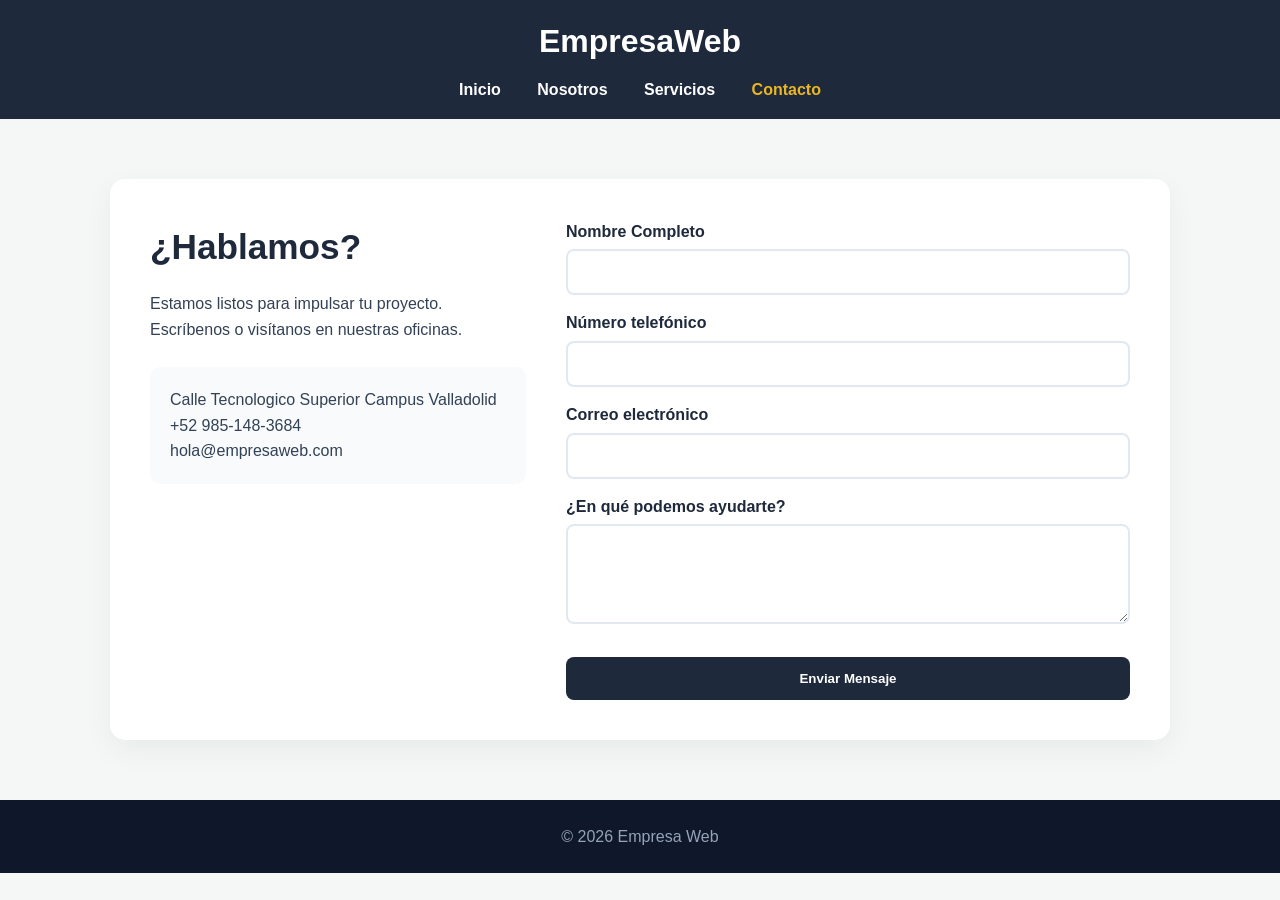
<file: contacto.html>
<!DOCTYPE html>
<html lang="es">
<head>
    <meta charset="UTF-8">
    <meta name="viewport" content="width=device-width, initial-scale=1.0">
    <title>Contacto | Empresa Web</title>
    <link href="https://fonts.googleapis.com/css2?family=Inter:wght@400;700&display=swap" rel="stylesheet">
    <link rel="stylesheet" href="styles.css">
</head>
<body>

    <header>
        <div class="container-header">
            <h1>Empresa<span>Web</span></h1>
            <nav>
                <a href="index.html">Inicio</a>
                <a href="nosotros.html">Nosotros</a>
                <a href="servicios.html">Servicios</a>
                <a href="contacto.html" class="active">Contacto</a>
            </nav>
        </div>
    </header>

    <main>
        <div class="container-contacto">
            <section class="contacto-wrapper">
                <div class="contacto-info">
                    <h2>¿Hablamos?</h2>
                    <p>Estamos listos para impulsar tu proyecto. Escríbenos o visítanos en nuestras oficinas.</p>
                    
                    <div class="datos-directos">
                        <p> Calle Tecnologico Superior Campus Valladolid</p>
                        <p> +52 985-148-3684</p>
                        <p> hola@empresaweb.com</p>
                    </div>
                </div>

                <div class="contacto-form">
                    <form action="#" method="post">
                        <div class="form-group">
                            <label for="nombre">Nombre Completo</label>
                            <input type="text" id="nombre" name="nombre" required>
                        </div>

                        <div class="form-group">
                            <label for="telefono">Número telefónico</label>
                            <input type="tel" id="telefono" name="telefono" 
                                   pattern="[0-9]{10}" title="Ingresa 10 dígitos" required>
                        </div>

                        <div class="form-group">
                            <label for="email">Correo electrónico</label>
                            <input type="email" id="email" name="email" required>
                        </div>

                        <div class="form-group">
                            <label for="mensaje">¿En qué podemos ayudarte?</label>
                            <textarea id="mensaje" name="mensaje" rows="4" required></textarea>
                        </div>

                        <button type="submit" class="btn-enviar">Enviar Mensaje</button>
                    </form>
                </div>
            </section>
        </div>
    </main>

    <footer>
        <p>© 2026 Empresa Web </p>
    </footer>

</body>
</html>
</file>
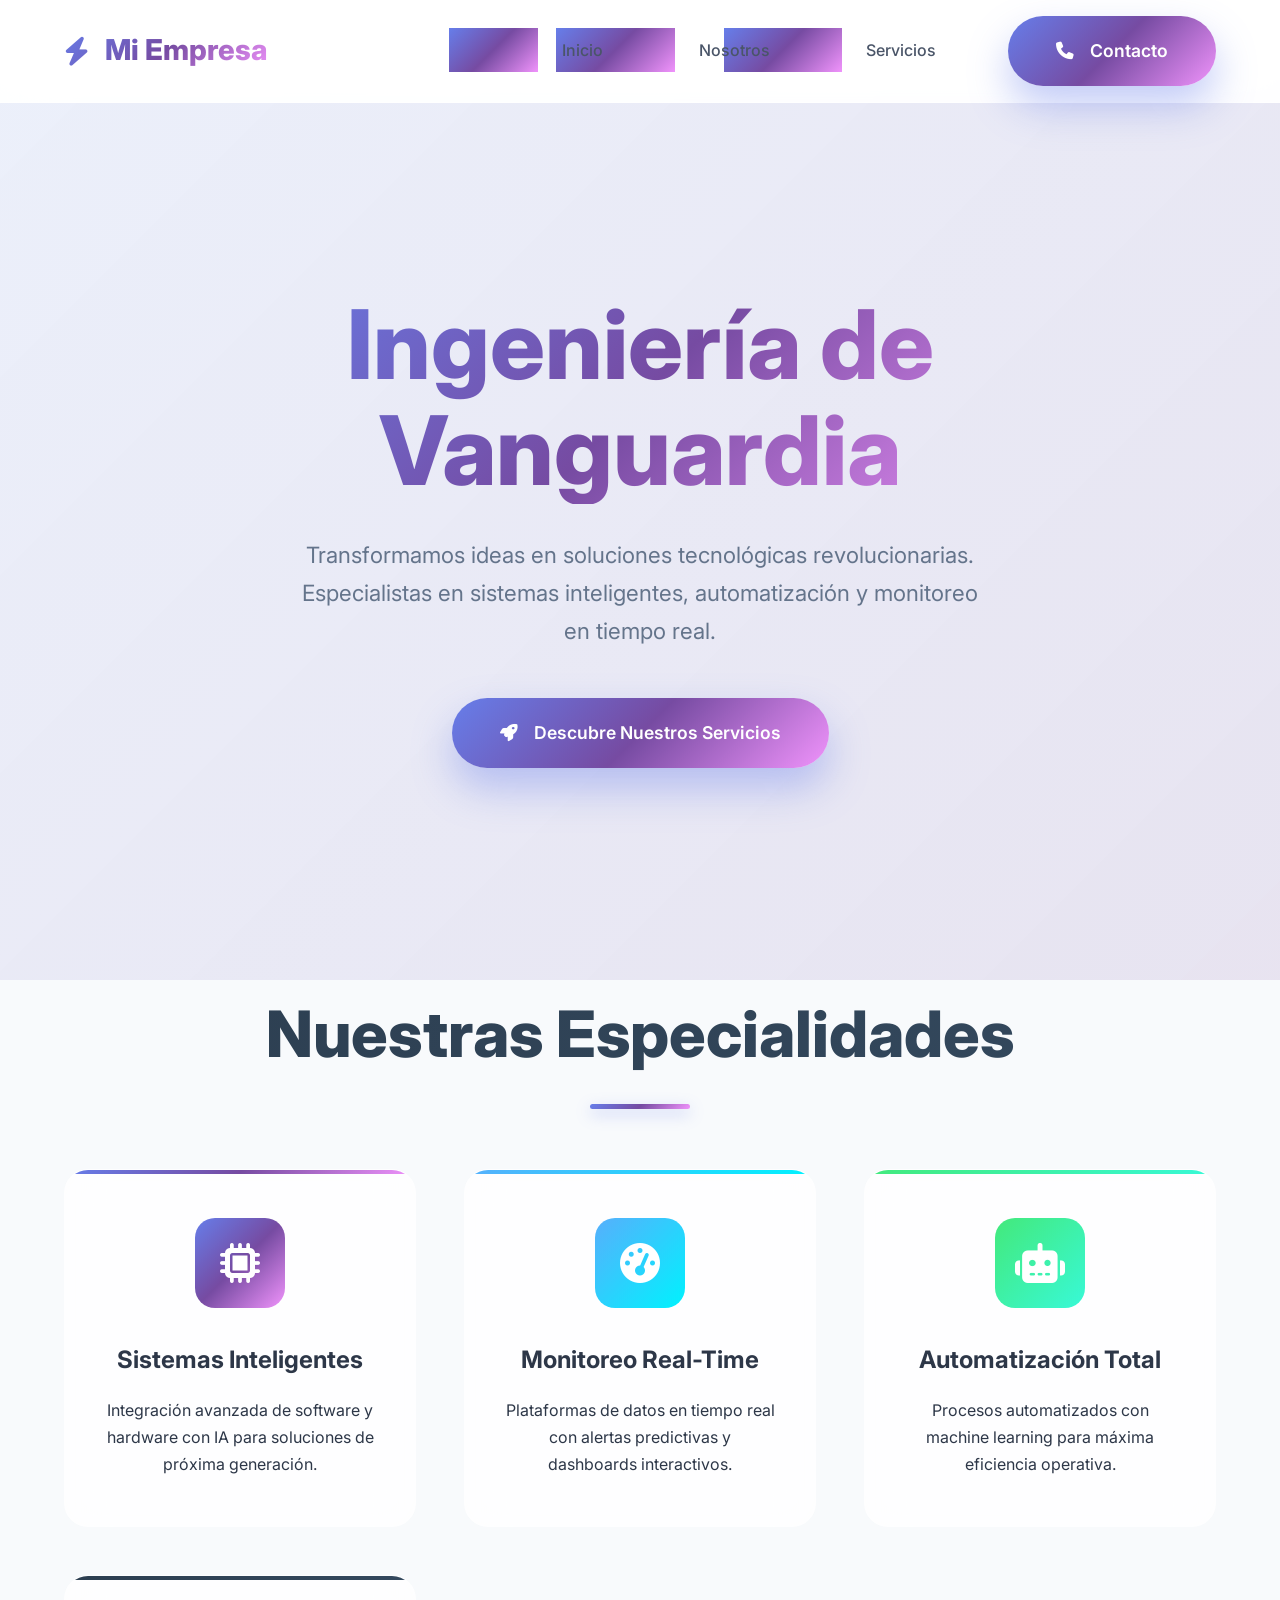
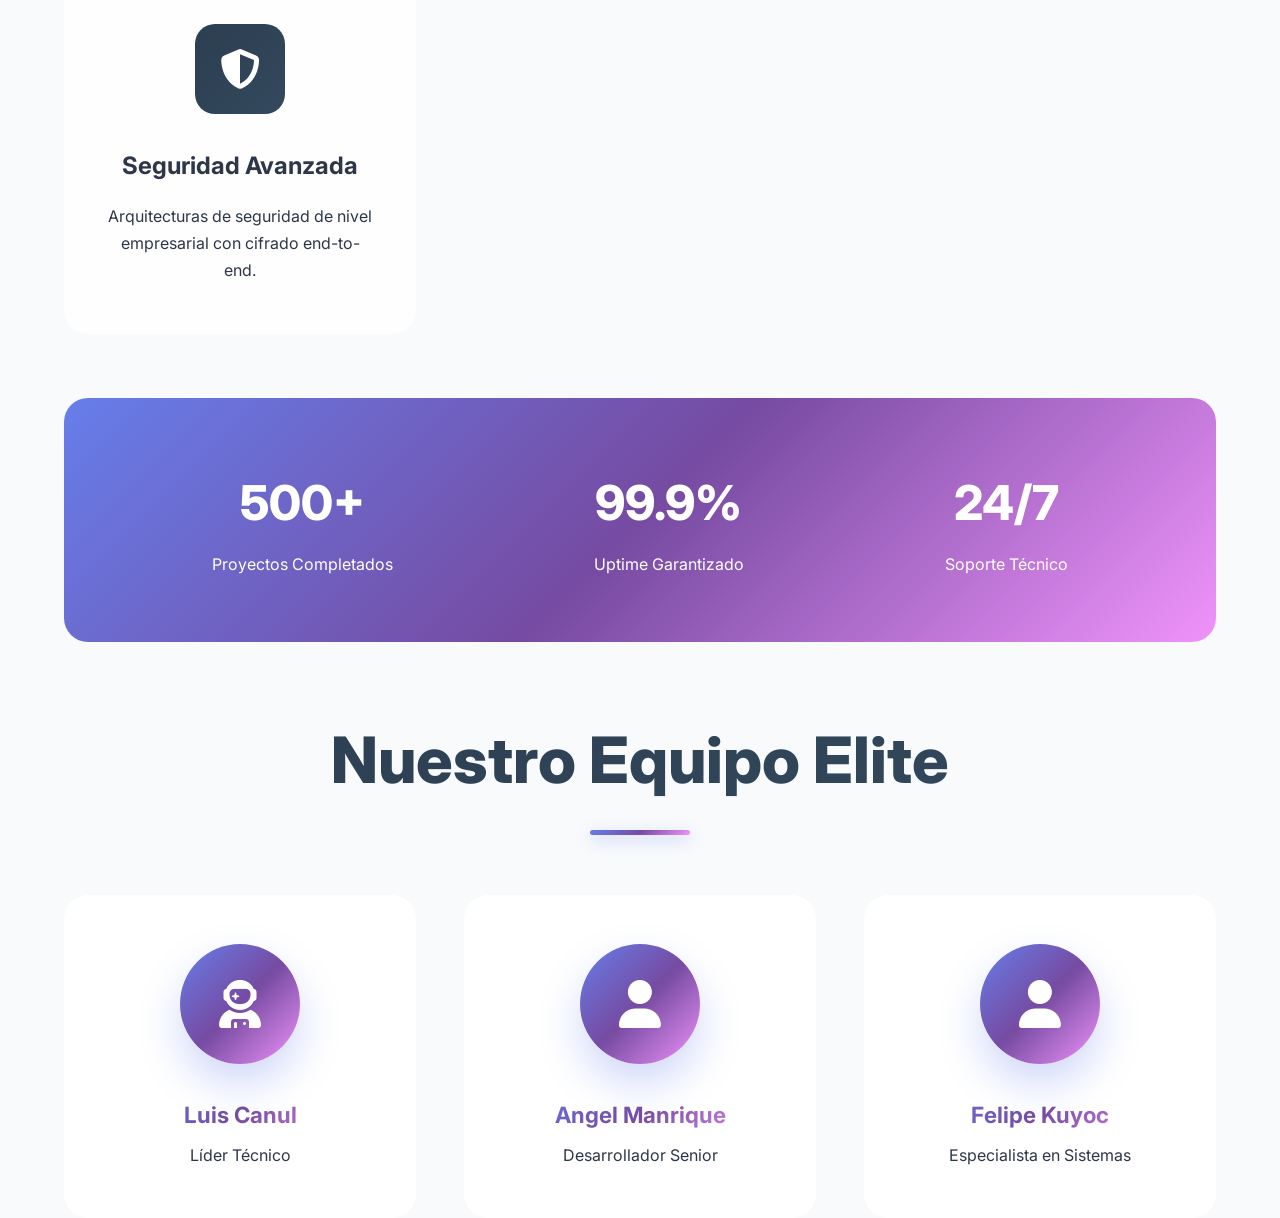
<file: nosotros.html>
<!DOCTYPE html>
<html lang="es">
<head>
    <meta charset="UTF-8">
    <meta name="viewport" content="width=device-width, initial-scale=1.0">
    <title>Nosotros - Mi Empresa | Ingeniería de Vanguardia</title>
    <link href="https://fonts.googleapis.com/css2?family=Inter:wght@300;400;500;600;700;800&display=swap" rel="stylesheet">
    <link rel="stylesheet" href="https://cdnjs.cloudflare.com/ajax/libs/font-awesome/6.4.0/css/all.min.css">
    <link rel="stylesheet" href="https://cdnjs.cloudflare.com/ajax/libs/animate.css/4.1.1/animate.min.css">
    <style>
        :root {
            --primary-gradient: linear-gradient(135deg, #667eea 0%, #764ba2 50%, #f093fb 100%);
            --secondary-gradient: linear-gradient(135deg, #57affc 0%, #00f2fe 100%);
            --accent-gradient: linear-gradient(135deg, #43e97b 0%, #38f9d7 100%);
            --dark-gradient: linear-gradient(135deg, #2c3e50 0%, #34495e 100%);
            --glass-bg: rgba(255, 255, 255, 0.25);
            --glass-border: rgba(255, 255, 255, 0.18);
        }

        * {
            margin: 0;
            padding: 0;
            box-sizing: border-box;
        }

        body {
            font-family: 'Inter', sans-serif;
            line-height: 1.7;
            color: #2d3748;
            overflow-x: hidden;
            background: #f8fafc;
        }

        /* Particle Background */
        .particles {
            position: fixed;
            top: 0;
            left: 0;
            width: 100%;
            height: 100%;
            pointer-events: none;
            z-index: -1;
        }

        .particle {
            position: absolute;
            background: var(--primary-gradient);
            border-radius: 50%;
            animation: float 20s infinite linear;
        }

        @keyframes float {
            0% { transform: translateY(100vh) rotate(0deg); opacity: 0; }
            10% { opacity: 1; }
            90% { opacity: 1; }
            100% { transform: translateY(-100px) rotate(360deg); opacity: 0; }
        }

        /* Header */
        header {
            background: rgba(255, 255, 255, 0.95);
            backdrop-filter: blur(20px);
            border-bottom: 1px solid var(--glass-border);
            position: fixed;
            width: 100%;
            top: 0;
            z-index: 1000;
            transition: all 0.3s ease;
        }

        header.scrolled {
            box-shadow: 0 10px 40px rgba(0,0,0,0.1);
        }

        .nav-container {
            max-width: 1400px;
            margin: 0 auto;
            display: flex;
            justify-content: space-between;
            align-items: center;
            padding: 1rem 4rem;
        }

        .logo {
            display: flex;
            align-items: center;
            gap: 1rem;
            font-size: 1.8rem;
            font-weight: 800;
            background: var(--primary-gradient);
            -webkit-background-clip: text;
            -webkit-text-fill-color: transparent;
            background-clip: text;
        }

        .nav-menu {
            display: flex;
            list-style: none;
            gap: 3rem;
            align-items: center;
        }

        .nav-link {
            color: #4a5568;
            text-decoration: none;
            font-weight: 500;
            padding: 0.75rem 1.5rem;
            border-radius: 50px;
            transition: all 0.3s ease;
            position: relative;
            overflow: hidden;
        }

        .nav-link::before {
            content: '';
            position: absolute;
            top: 0;
            left: -100%;
            width: 100%;
            height: 100%;
            background: var(--primary-gradient);
            transition: left 0.3s ease;
            z-index: -1;
        }

        .nav-link:hover::before {
            left: 0;
        }

        .nav-link:hover {
            color: white;
            transform: translateY(-2px);
        }

        /* Hero Section */
        .hero {
            min-height: 100vh;
            display: flex;
            align-items: center;
            justify-content: center;
            text-align: center;
            position: relative;
            background: linear-gradient(135deg, #667eea15 0%, #764ba220 100%);
            margin-top: 80px;
            padding: 0 2rem;
        }

        .hero-content {
            max-width: 900px;
            animation: fadeInUp 1s ease;
        }

        .hero h1 {
            font-size: clamp(3rem, 8vw, 6rem);
            font-weight: 800;
            background: var(--primary-gradient);
            -webkit-background-clip: text;
            -webkit-text-fill-color: transparent;
            background-clip: text;
            margin-bottom: 2rem;
            line-height: 1.1;
        }

        .hero p {
            font-size: 1.4rem;
            color: #64748b;
            margin-bottom: 3rem;
            max-width: 700px;
            margin-left: auto;
            margin-right: auto;
        }

        .cta-button {
            display: inline-flex;
            align-items: center;
            gap: 1rem;
            padding: 1.25rem 3rem;
            background: var(--primary-gradient);
            color: white;
            text-decoration: none;
            font-weight: 600;
            font-size: 1.1rem;
            border-radius: 50px;
            transition: all 0.4s cubic-bezier(0.175, 0.885, 0.32, 1.275);
            box-shadow: 0 20px 40px rgba(102, 126, 234, 0.4);
            position: relative;
            overflow: hidden;
        }

        .cta-button::before {
            content: '';
            position: absolute;
            top: 0;
            left: -100%;
            width: 100%;
            height: 100%;
            background: linear-gradient(90deg, transparent, rgba(255,255,255,0.3), transparent);
            transition: left 0.6s;
        }

        .cta-button:hover::before {
            left: 100%;
        }

        .cta-button:hover {
            transform: translateY(-8px) scale(1.05);
            box-shadow: 0 30px 60px rgba(102, 126, 234, 0.6);
        }

        /* Sections */
        .container {
            max-width: 1400px;
            margin: 0 auto;
            padding: 0 4rem;
        }

        section {
            padding: 8rem 0;
        }

        .section-title {
            text-align: center;
            margin-bottom: 5rem;
        }

        .section-title h2 {
            font-size: clamp(2.5rem, 5vw, 4rem);
            font-weight: 800;
            background: var(--dark-gradient);
            -webkit-background-clip: text;
            -webkit-text-fill-color: transparent;
            background-clip: text;
            margin-bottom: 1.5rem;
            position: relative;
        }

        .section-title h2::after {
            content: '';
            position: absolute;
            bottom: -20px;
            left: 50%;
            transform: translateX(-50%);
            width: 100px;
            height: 5px;
            background: var(--primary-gradient);
            border-radius: 3px;
            box-shadow: 0 5px 15px rgba(102, 126, 234, 0.4);
        }

        /* Services Grid */
        .services-grid {
            display: grid;
            grid-template-columns: repeat(auto-fit, minmax(350px, 1fr));
            gap: 3rem;
            margin-top: 4rem;
        }

        .service-card {
            background: rgba(255, 255, 255, 0.8);
            backdrop-filter: blur(20px);
            border: 1px solid var(--glass-border);
            border-radius: 24px;
            padding: 3rem 2.5rem;
            text-align: center;
            transition: all 0.5s cubic-bezier(0.175, 0.885, 0.32, 1.275);
            position: relative;
            overflow: hidden;
        }

        .service-card::before {
            content: '';
            position: absolute;
            top: 0;
            left: 0;
            right: 0;
            height: 4px;
            background: var(--primary-gradient);
        }

        .service-card:nth-child(1)::before { background: var(--primary-gradient); }
        .service-card:nth-child(2)::before { background: var(--secondary-gradient); }
        .service-card:nth-child(3)::before { background: var(--accent-gradient); }
        .service-card:nth-child(4)::before { background: var(--dark-gradient); }

        .service-icon {
            width: 90px;
            height: 90px;
            margin: 0 auto 2rem;
            display: flex;
            align-items: center;
            justify-content: center;
            border-radius: 20px;
            font-size: 2.5rem;
            color: white;
            position: relative;
            z-index: 2;
        }

        .service-card:nth-child(1) .service-icon { background: var(--primary-gradient); }
        .service-card:nth-child(2) .service-icon { background: var(--secondary-gradient); }
        .service-card:nth-child(3) .service-icon { background: var(--accent-gradient); }
        .service-card:nth-child(4) .service-icon { background: var(--dark-gradient); }

        .service-card h3 {
            font-size: 1.5rem;
            font-weight: 700;
            margin-bottom: 1rem;
            color: #2d3748;
        }

        .service-card:hover {
            transform: translateY(-20px) rotateX(5deg);
            box-shadow: 0 40px 80px rgba(0,0,0,0.15);
        }

        /* Stats */
        .stats {
            background: var(--primary-gradient);
            border-radius: 24px;
            padding: 4rem 3rem;
            margin: 4rem 0;
            display: flex;
            justify-content: space-around;
            text-align: center;
            color: white;
        }

        .stat {
            font-size: 3rem;
            font-weight: 800;
            margin-bottom: 0.5rem;
        }

        /* Team */
        .team-grid {
            display: grid;
            grid-template-columns: repeat(auto-fit, minmax(300px, 1fr));
            gap: 3rem;
            margin-top: 4rem;
        }

        .team-member {
            background: rgba(255, 255, 255, 0.9);
            backdrop-filter: blur(20px);
            border-radius: 24px;
            padding: 3rem 2rem;
            text-align: center;
            transition: all 0.5s ease;
            border: 1px solid var(--glass-border);
            position: relative;
            overflow: hidden;
        }

        .team-avatar {
            width: 120px;
            height: 120px;
            margin: 0 auto 2rem;
            background: var(--primary-gradient);
            border-radius: 50%;
            display: flex;
            align-items: center;
            justify-content: center;
            font-size: 3rem;
            color: white;
            box-shadow: 0 20px 40px rgba(102, 126, 234, 0.3);
            transition: all 0.3s ease;
        }

        .team-member:hover .team-avatar {
            transform: scale(1.1) rotate(10deg);
        }

        .team-member h3 {
            font-size: 1.4rem;
            font-weight: 700;
            margin-bottom: 0.5rem;
            background: var(--primary-gradient);
            -webkit-background-clip: text;
            -webkit-text-fill-color: transparent;
            background-clip: text;
        }

        /* Footer */
        footer {
            background: var(--dark-gradient);
            color: white;
            text-align: center;
            padding: 4rem 2rem 2rem;
            position: relative;
        }

        /* Animations */
        @keyframes fadeInUp {
            from {
                opacity: 0;
                transform: translateY(50px);
            }
            to {
                opacity: 1;
                transform: translateY(0);
            }
        }

        @keyframes shimmer {
            0% { background-position: -200% 0; }
            100% { background-position: 200% 0; }
        }

        .animate {
            animation: fadeInUp 0.8s ease forwards;
        }

        /* Responsive */
        @media (max-width: 768px) {
            .nav-container {
                padding: 1rem 2rem;
                flex-direction: column;
                gap: 1rem;
            }

            .nav-menu {
                gap: 1.5rem;
            }

            .container {
                padding: 0 2rem;
            }

            section {
                padding: 4rem 0;
            }

            .stats {
                flex-direction: column;
                gap: 2rem;
            }
        }

        /* Scroll Indicator */
        .scroll-indicator {
            position: fixed;
            top: 0;
            left: 0;
            width: 0%;
            height: 4px;
            background: var(--primary-gradient);
            z-index: 1001;
            transition: width 0.1s ease;
        }
    </style>
</head>
<body>
    <!-- Scroll Indicator -->
    <div class="scroll-indicator" id="scrollIndicator"></div>

    <!-- Particle Background -->
    <div class="particles" id="particles"></div>

    <!-- Header -->
    <header id="header">
        <div class="nav-container">
            <div class="logo">
                <i class="fas fa-bolt"></i>
                Mi Empresa
            </div>
            <ul class="nav-menu">
                <li><a href="index.html" class="nav-link">Inicio</a></li>
                <li><a href="nosotros.html" class="nav-link active">Nosotros</a></li>
                <li><a href="servicios.html" class="nav-link">Servicios</a></li>
                <li><a href="#" class="nav-link cta-button"><i class="fas fa-phone"></i> Contacto</a></li>
            </ul>
        </div>
    </header>

    <!-- Hero -->
    <section class="hero">
        <div class="hero-content">
            <h1 class="animate">Ingeniería de Vanguardia</h1>
            <p class="animate" style="animation-delay: 0.2s;">
                Transformamos ideas en soluciones tecnológicas revolucionarias. 
                Especialistas en sistemas inteligentes, automatización y monitoreo en tiempo real.
            </p>
            <a href="#servicios" class="cta-button animate" style="animation-delay: 0.4s;">
                <i class="fas fa-rocket"></i>
                Descubre Nuestros Servicios
            </a>
        </div>
    </section>

    <!-- Services -->
    <section id="servicios" class="container">
        <div class="section-title">
            <h2 class="animate">Nuestras Especialidades</h2>
        </div>
        <div class="services-grid">
            <div class="service-card animate" style="animation-delay: 0.1s;">
                <div class="service-icon">
                    <i class="fas fa-microchip"></i>
                </div>
                <h3>Sistemas Inteligentes</h3>
                <p>Integración avanzada de software y hardware con IA para soluciones de próxima generación.</p>
            </div>
            <div class="service-card animate" style="animation-delay: 0.2s;">
                <div class="service-icon">
                    <i class="fas fa-tachometer-alt"></i>
                </div>
                <h3>Monitoreo Real-Time</h3>
                <p>Plataformas de datos en tiempo real con alertas predictivas y dashboards interactivos.</p>
            </div>
            <div class="service-card animate" style="animation-delay: 0.3s;">
                <div class="service-icon">
                    <i class="fas fa-robot"></i>
                </div>
                <h3>Automatización Total</h3>
                <p>Procesos automatizados con machine learning para máxima eficiencia operativa.</p>
            </div>
            <div class="service-card animate" style="animation-delay: 0.4s;">
                <div class="service-icon">
                    <i class="fas fa-shield-alt"></i>
                </div>
                <h3>Seguridad Avanzada</h3>
                <p>Arquitecturas de seguridad de nivel empresarial con cifrado end-to-end.</p>
            </div>
        </div>

        <!-- Stats -->
        <div class="stats animate" style="animation-delay: 0.5s;">
            <div>
                <div class="stat">500+</div>
                <div>Proyectos Completados</div>
            </div>
            <div>
                <div class="stat">99.9%</div>
                <div>Uptime Garantizado</div>
            </div>
            <div>
                <div class="stat">24/7</div>
                <div>Soporte Técnico</div>
            </div>
        </div>
    </section>

    <!-- Team -->
<section class="container">
    <div class="section-title">
        <h2 class="animate">Nuestro Equipo Elite</h2>
    </div>

    <div class="team-grid">
        <div class="team-member animate" style="animation-delay: 0.1s;">
            <div class="team-avatar">
                <i class="fas fa-user-astronaut"></i>
            </div>
            <h3>Luis Canul</h3>
            <p>Líder Técnico</p>
        </div>

        <div class="team-member animate" style="animation-delay: 0.2s;">
            <div class="team-avatar">
                <i class="fas fa-user"></i>
            </div>
            <h3>Angel Manrique</h3>
            <p>Desarrollador Senior</p>
        </div>

        <div class="team-member animate" style="animation-delay: 0.3s;">
            <div class="team-avatar">
                <i class="fas fa-user"></i>
            </div>
            <h3>Felipe Kuyoc</h3>
            <p>Especialista en Sistemas</p>
        </div>
    </div>
</section>
</file>
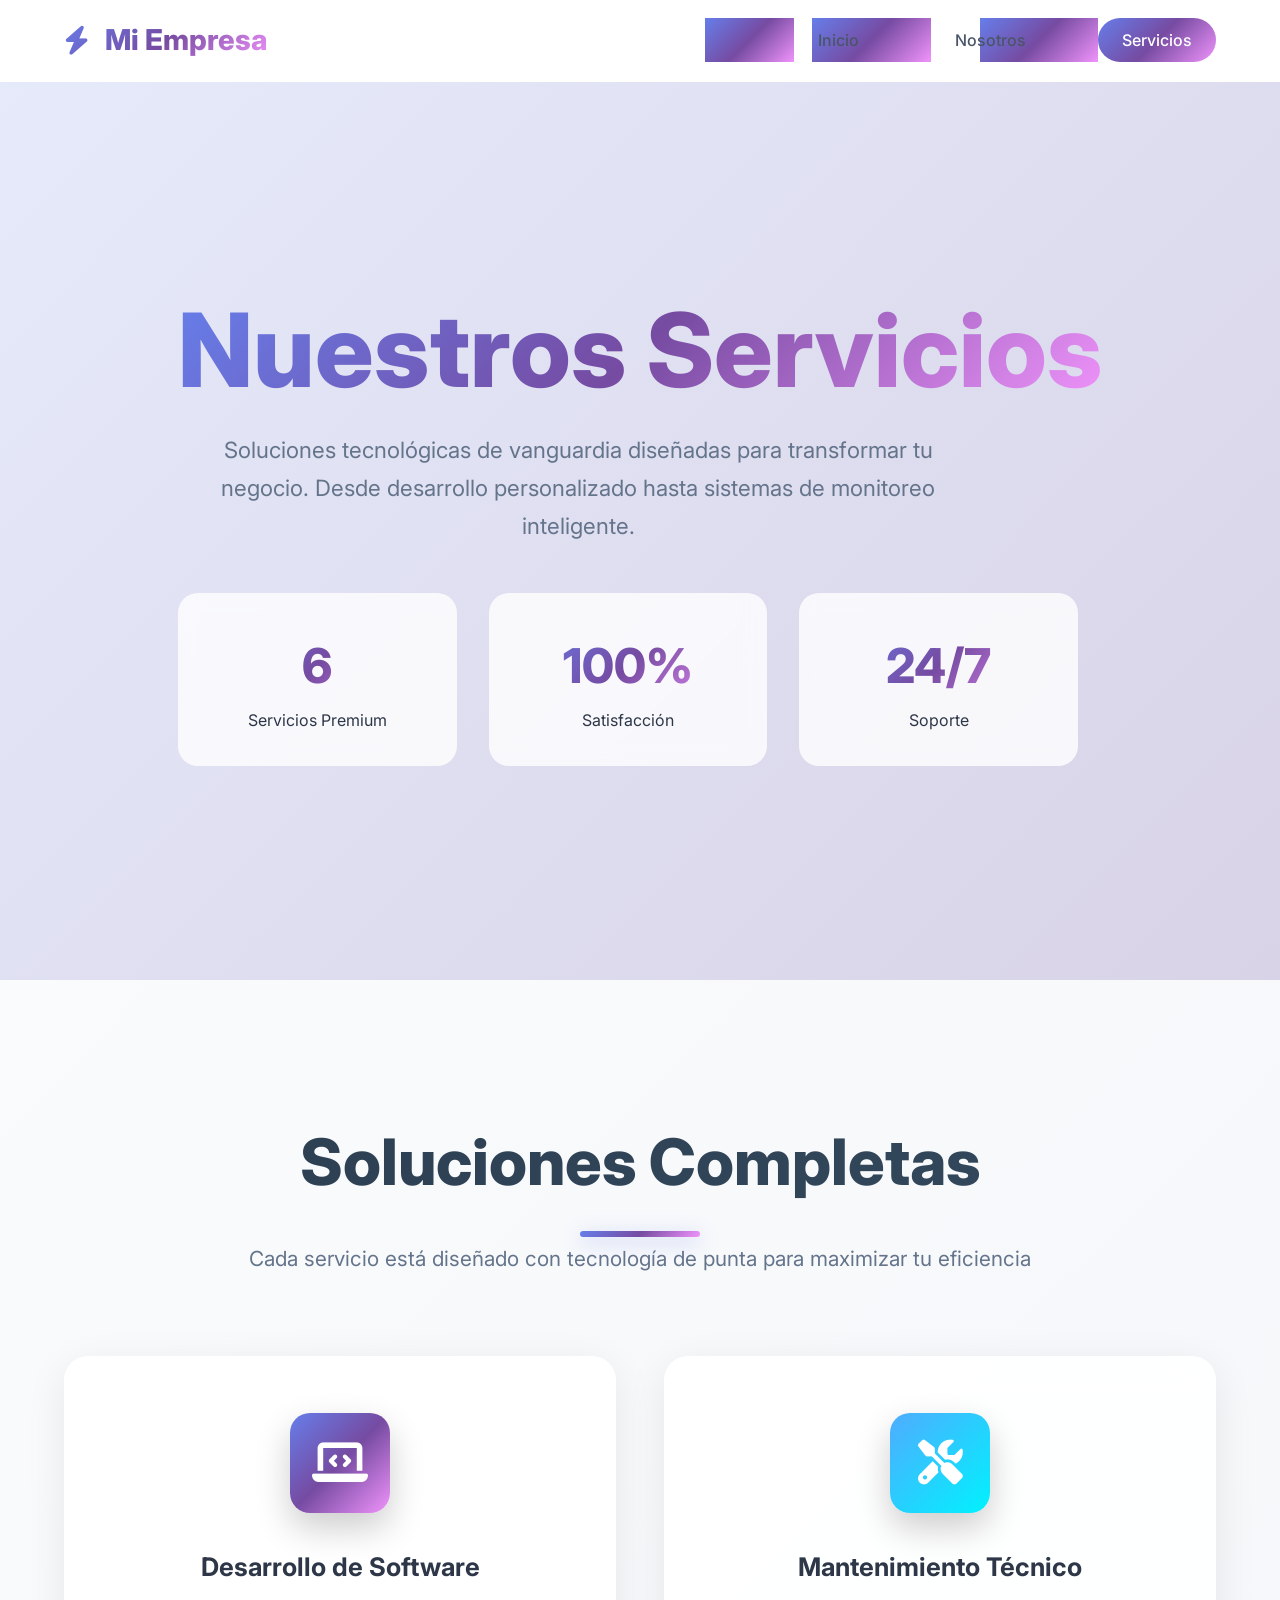
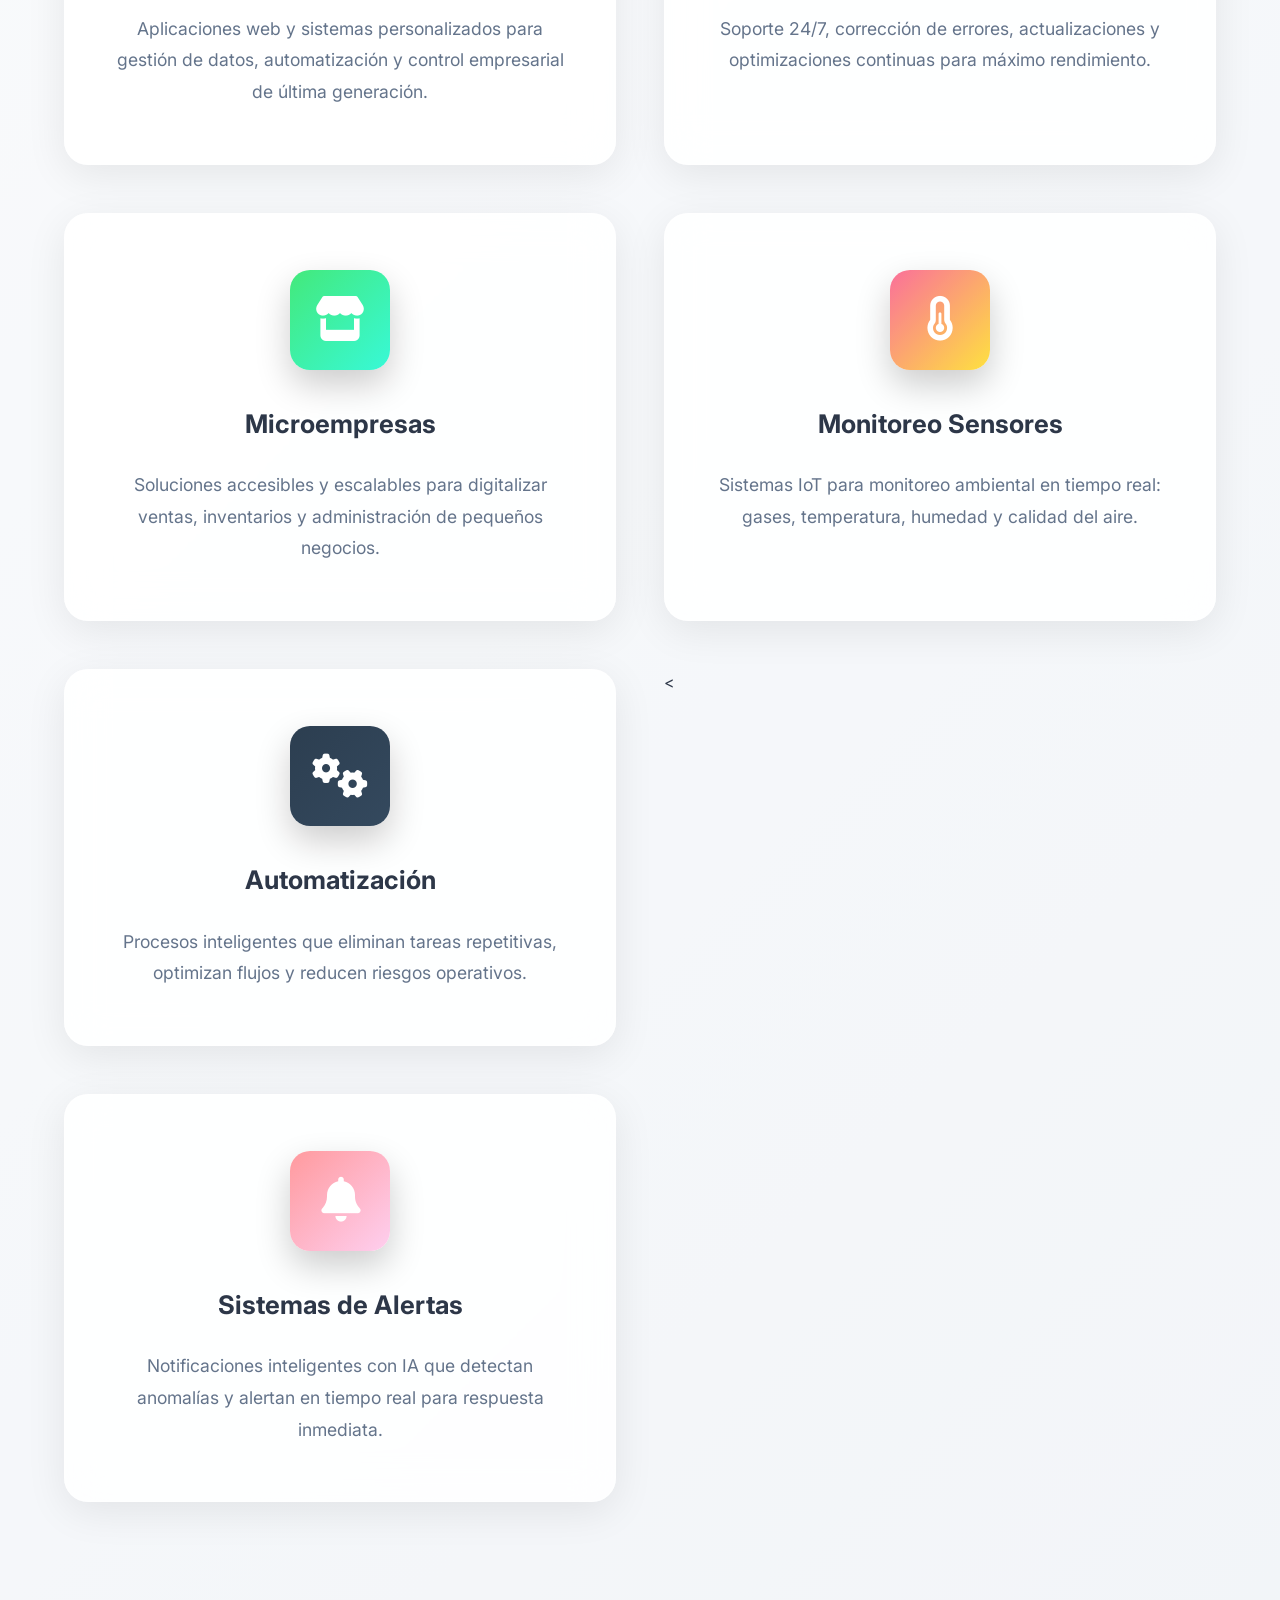
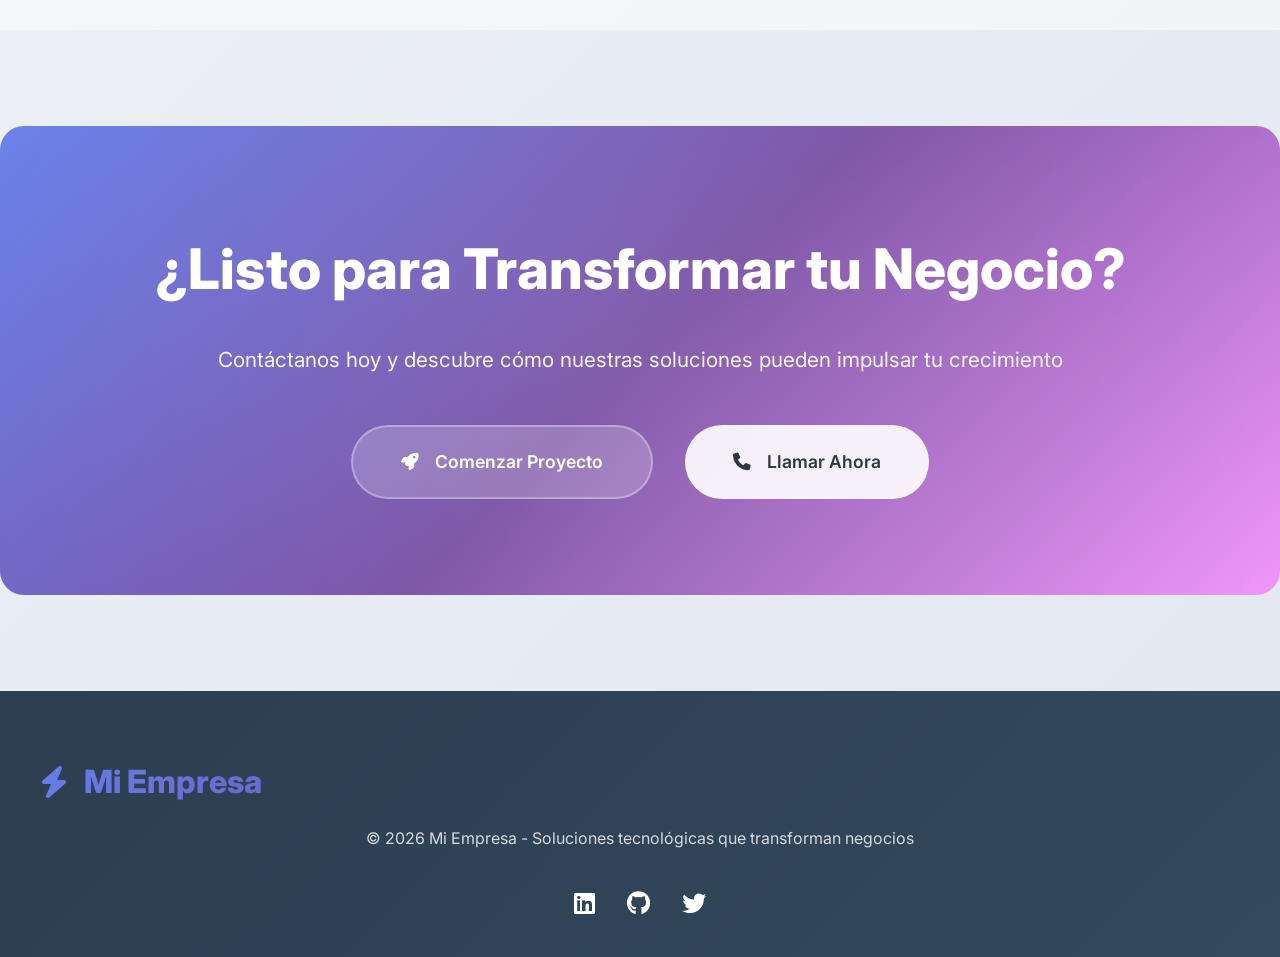
<file: servicios.html>
<!DOCTYPE html>
<html lang="es">
<head>
    <meta charset="UTF-8">
    <meta name="viewport" content="width=device-width, initial-scale=1.0">
    <title>Servicios - Mi Empresa | Soluciones Tecnológicas Premium</title>
    <link href="https://fonts.googleapis.com/css2?family=Inter:wght@300;400;500;600;700;800&display=swap" rel="stylesheet">
    <link rel="stylesheet" href="https://cdnjs.cloudflare.com/ajax/libs/font-awesome/6.4.0/css/all.min.css">
    <style>
        :root {
            --primary-gradient: linear-gradient(135deg, #667eea 0%, #764ba2 50%, #f093fb 100%);
            --secondary-gradient: linear-gradient(135deg, #4facfe 0%, #00f2fe 100%);
            --success-gradient: linear-gradient(135deg, #43e97b 0%, #38f9d7 100%);
            --warning-gradient: linear-gradient(135deg, #fa709a 0%, #fee140 100%);
            --dark-gradient: linear-gradient(135deg, #2c3e50 0%, #34495e 100%);
            --glass-bg: rgba(255, 255, 255, 0.25);
            --glass-border: rgba(255, 255, 255, 0.18);
        }

        * {
            margin: 0;
            padding: 0;
            box-sizing: border-box;
        }

        body {
            font-family: 'Inter', sans-serif;
            line-height: 1.7;
            color: #2d3748;
            overflow-x: hidden;
            background: linear-gradient(135deg, #f8fafc 0%, #e2e8f0 100%);
        }

        /* Scroll Indicator */
        .scroll-indicator {
            position: fixed;
            top: 0;
            left: 0;
            width: 0%;
            height: 4px;
            background: var(--primary-gradient);
            z-index: 1001;
            transition: width 0.1s ease;
        }

        /* Header */
        header {
            background: rgba(255, 255, 255, 0.95);
            backdrop-filter: blur(20px);
            border-bottom: 1px solid var(--glass-border);
            position: fixed;
            width: 100%;
            top: 0;
            z-index: 1000;
            transition: all 0.3s ease;
        }

        header.scrolled {
            box-shadow: 0 10px 40px rgba(0,0,0,0.1);
        }

        .nav-container {
            max-width: 1400px;
            margin: 0 auto;
            display: flex;
            justify-content: space-between;
            align-items: center;
            padding: 1rem 4rem;
        }

        .logo {
            display: flex;
            align-items: center;
            gap: 1rem;
            font-size: 1.8rem;
            font-weight: 800;
            background: var(--primary-gradient);
            -webkit-background-clip: text;
            -webkit-text-fill-color: transparent;
            background-clip: text;
        }

        .nav-menu {
            display: flex;
            list-style: none;
            gap: 3rem;
            align-items: center;
        }

        .nav-link {
            color: #4a5568;
            text-decoration: none;
            font-weight: 500;
            padding: 0.75rem 1.5rem;
            border-radius: 50px;
            transition: all 0.3s ease;
            position: relative;
            overflow: hidden;
        }

        .nav-link.active {
            background: var(--primary-gradient);
            color: white;
        }

        .nav-link::before {
            content: '';
            position: absolute;
            top: 0;
            left: -100%;
            width: 100%;
            height: 100%;
            background: var(--primary-gradient);
            transition: left 0.3s ease;
            z-index: -1;
        }

        .nav-link:hover::before {
            left: 0;
        }

        .nav-link:hover {
            color: white;
            transform: translateY(-2px);
        }

        /* Hero Section */
        .hero {
            min-height: 100vh;
            display: flex;
            flex-direction: column;
            align-items: center;
            justify-content: center;
            text-align: center;
            position: relative;
            background: linear-gradient(135deg, #667eea20 0%, #764ba230 100%);
            margin-top: 80px;
            padding: 0 2rem;
        }

        .hero-content h1 {
            font-size: clamp(3.5rem, 8vw, 6.5rem);
            font-weight: 800;
            background: var(--primary-gradient);
            -webkit-background-clip: text;
            -webkit-text-fill-color: transparent;
            background-clip: text;
            margin-bottom: 1.5rem;
            line-height: 1.1;
        }

        .hero-content p {
            font-size: 1.4rem;
            color: #64748b;
            margin-bottom: 3rem;
            max-width: 800px;
        }

        .service-stats {
            display: grid;
            grid-template-columns: repeat(auto-fit, minmax(200px, 1fr));
            gap: 2rem;
            margin-top: 3rem;
            max-width: 900px;
        }

        .stat-item {
            text-align: center;
            padding: 2rem;
            background: rgba(255,255,255,0.8);
            border-radius: 20px;
            backdrop-filter: blur(10px);
        }

        .stat-number {
            font-size: 3rem;
            font-weight: 800;
            background: var(--primary-gradient);
            -webkit-background-clip: text;
            -webkit-text-fill-color: transparent;
            background-clip: text;
            display: block;
        }

        /* Services Section */
        .services-section {
            padding: 8rem 0;
            background: rgba(255,255,255,0.5);
        }

        .container {
            max-width: 1400px;
            margin: 0 auto;
            padding: 0 4rem;
        }

        .section-header {
            text-align: center;
            margin-bottom: 5rem;
        }

        .section-header h2 {
            font-size: clamp(2.8rem, 5vw, 4.5rem);
            font-weight: 800;
            background: var(--dark-gradient);
            -webkit-background-clip: text;
            -webkit-text-fill-color: transparent;
            background-clip: text;
            margin-bottom: 1.5rem;
            position: relative;
        }

        .section-header h2::after {
            content: '';
            position: absolute;
            bottom: -20px;
            left: 50%;
            transform: translateX(-50%);
            width: 120px;
            height: 6px;
            background: var(--primary-gradient);
            border-radius: 3px;
            box-shadow: 0 5px 20px rgba(102, 126, 234, 0.4);
        }

        .services-grid {
            display: grid;
            grid-template-columns: repeat(auto-fit, minmax(380px, 1fr));
            gap: 3rem;
            margin-top: 4rem;
        }

        .service-card {
            background: rgba(255, 255, 255, 0.9);
            backdrop-filter: blur(20px);
            border: 1px solid var(--glass-border);
            border-radius: 24px;
            padding: 3.5rem 3rem;
            text-align: center;
            transition: all 0.5s cubic-bezier(0.175, 0.885, 0.32, 1.275);
            position: relative;
            overflow: hidden;
            box-shadow: 0 10px 40px rgba(0,0,0,0.08);
        }

        .service-card::before {
            content: '';
            position: absolute;
            top: 0;
            left: 0;
            right: 0;
            height: 5px;
            background: var(--primary-gradient);
            transform: scaleX(0);
            transition: transform 0.4s ease;
        }

        .service-icon {
            width: 100px;
            height: 100px;
            margin: 0 auto 2rem;
            display: flex;
            align-items: center;
            justify-content: center;
            border-radius: 20px;
            font-size: 2.8rem;
            color: white;
            position: relative;
            z-index: 2;
            box-shadow: 0 15px 35px rgba(0,0,0,0.2);
            transition: all 0.3s ease;
        }

        /* Service Card Gradients */
        .service-card:nth-child(1) .service-icon { background: var(--primary-gradient); }
        .service-card:nth-child(2) .service-icon { background: var(--secondary-gradient); }
        .service-card:nth-child(3) .service-icon { background: var(--success-gradient); }
        .service-card:nth-child(4) .service-icon { background: var(--warning-gradient); }
        .service-card:nth-child(5) .service-icon { background: var(--dark-gradient); }
        .service-card:nth-child(6) .service-icon { background: linear-gradient(135deg, #ff9a9e 0%, #fecfef 100%); }

        .service-card h3 {
            font-size: 1.6rem;
            font-weight: 700;
            margin-bottom: 1.5rem;
            color: #2d3748;
        }

        .service-card p {
            color: #64748b;
            font-size: 1.1rem;
            line-height: 1.8;
        }

        .service-card:hover {
            transform: translateY(-25px) scale(1.02);
            box-shadow: 0 40px 80px rgba(0,0,0,0.15);
        }

        .service-card:hover::before {
            transform: scaleX(1);
        }

        .service-card:hover .service-icon {
            transform: scale(1.1) rotate(360deg);
        }

        /* CTA Section */
        .cta-section {
            background: var(--primary-gradient);
            padding: 6rem 0;
            text-align: center;
            color: white;
            margin: 6rem 0;
            border-radius: 24px;
            position: relative;
            overflow: hidden;
        }

        .cta-section::before {
            content: '';
            position: absolute;
            top: -50%;
            left: -50%;
            width: 200%;
            height: 200%;
            background: radial-gradient(circle, rgba(255,255,255,0.1) 0%, transparent 70%);
            animation: rotate 20s linear infinite;
        }

        @keyframes rotate {
            0% { transform: rotate(0deg); }
            100% { transform: rotate(360deg); }
        }

        .cta-content h2 {
            font-size: 3.5rem;
            font-weight: 800;
            margin-bottom: 1.5rem;
        }

        .cta-content p {
            font-size: 1.3rem;
            margin-bottom: 3rem;
            opacity: 0.95;
        }

        .cta-buttons {
            display: flex;
            gap: 2rem;
            justify-content: center;
            flex-wrap: wrap;
        }

        .btn-primary, .btn-secondary {
            padding: 1.25rem 3rem;
            border-radius: 50px;
            font-weight: 600;
            font-size: 1.1rem;
            text-decoration: none;
            transition: all 0.4s ease;
            display: inline-flex;
            align-items: center;
            gap: 1rem;
            position: relative;
            overflow: hidden;
        }

        .btn-primary {
            background: rgba(255,255,255,0.2);
            color: white;
            backdrop-filter: blur(10px);
            border: 2px solid rgba(255,255,255,0.3);
        }

        .btn-primary:hover {
            background: white;
            color: #667eea;
            transform: translateY(-5px);
            box-shadow: 0 20px 40px rgba(0,0,0,0.2);
        }

        .btn-secondary {
            background: rgba(255,255,255,0.9);
            color: #2d3748;
        }

        .btn-secondary:hover {
            background: white;
            transform: translateY(-5px);
            box-shadow: 0 20px 40px rgba(0,0,0,0.15);
        }

        /* Footer */
        footer {
            background: var(--dark-gradient);
            color: white;
            text-align: center;
            padding: 4rem 2rem 2rem;
        }

        .footer-content {
            max-width: 1200px;
            margin: 0 auto;
        }

        /* Animations */
        @keyframes fadeInUp {
            from {
                opacity: 0;
                transform: translateY(50px);
            }
            to {
                opacity: 1;
                transform: translateY(0);
            }
        }

        .animate {
            opacity: 0;
            animation: fadeInUp 0.8s ease forwards;
        }

        /* Responsive */
        @media (max-width: 768px) {
            .nav-container {
                padding: 1rem 2rem;
                flex-direction: column;
                gap: 1rem;
            }

            .nav-menu {
                gap: 1.5rem;
            }

            .container {
                padding: 0 2rem;
            }

            .services-grid {
                grid-template-columns: 1fr;
                gap: 2rem;
            }

            .cta-buttons {
                flex-direction: column;
                align-items: center;
            }

            .service-stats {
                grid-template-columns: repeat(2, 1fr);
            }
            .hero {
             min-height: 100vh;
             /* ... resto del CSS ... */
             will-change: transform;  /* Optimización GPU */
             isolation: isolate;      /* ← NUEVO: Evita interferencia */
}

             .services-section {
             position: relative;
             z-index: 2;  /* ← NUEVO: Asegura visibilidad */
             background: rgba(255,255,255,0.95);  /* ← MEJORADO: Más opaco */
             backdrop-filter: blur(20px);
}
        }

        /* Intersection Observer Animation */
        .service-card.animate {
            animation-delay: calc(var(--order) * 0.1s);
        }
    </style>
</head>
<body>
    <!-- Scroll Indicator -->
    <div class="scroll-indicator" id="scrollIndicator"></div>

    <!-- Header -->
    <header id="header">
        <div class="nav-container">
            <div class="logo">
                <i class="fas fa-bolt"></i>
                Mi Empresa
            </div>
            <ul class="nav-menu">
                <li><a href="index.html" class="nav-link">Inicio</a></li>
                <li><a href="nosotros.html" class="nav-link">Nosotros</a></li>
                <li><a href="servicios.html" class="nav-link active">Servicios</a></li>
            </ul>
        </div>
    </header>

    <!-- Hero -->
    <section class="hero">
        <div class="hero-content">
            <h1 class="animate">Nuestros Servicios</h1>
            <p class="animate" style="animation-delay: 0.2s;">
                Soluciones tecnológicas de vanguardia diseñadas para transformar tu negocio. 
                Desde desarrollo personalizado hasta sistemas de monitoreo inteligente.
            </p>
            <div class="service-stats">
                <div class="stat-item animate" style="animation-delay: 0.4s;">
                    <span class="stat-number">6</span>
                    Servicios Premium
                </div>
                <div class="stat-item animate" style="animation-delay: 0.5s;">
                    <span class="stat-number">100%</span>
                    Satisfacción
                </div>
                <div class="stat-item animate" style="animation-delay: 0.6s;">
                    <span class="stat-number">24/7</span>
                    Soporte
                </div>
            </div>
        </div>
    </section>

    <!-- Services -->
    <section class="services-section">
        <div class="container">
            <div class="section-header">
                <h2 class="animate">Soluciones Completas</h2>
                <p class="animate" style="animation-delay: 0.2s; font-size: 1.3rem; color: #64748b;">
                    Cada servicio está diseñado con tecnología de punta para maximizar tu eficiencia
                </p>
            </div>

            <div class="services-grid">
                <div class="service-card animate" style="--order: 1;">
                    <div class="service-icon">
                        <i class="fas fa-laptop-code"></i>
                    </div>
                    <h3>Desarrollo de Software</h3>
                    <p>Aplicaciones web y sistemas personalizados para gestión de datos, automatización y control empresarial de última generación.</p>
                </div>

                <div class="service-card animate" style="--order: 2;">
                    <div class="service-icon">
                        <i class="fas fa-tools"></i>
                    </div>
                    <h3>Mantenimiento Técnico</h3>
                    <p>Soporte 24/7, corrección de errores, actualizaciones y optimizaciones continuas para máximo rendimiento.</p>
                </div>

                <div class="service-card animate" style="--order: 3;">
                    <div class="service-icon">
                        <i class="fas fa-store"></i>
                    </div>
                    <h3>Microempresas</h3>
                    <p>Soluciones accesibles y escalables para digitalizar ventas, inventarios y administración de pequeños negocios.</p>
                </div>

                <div class="service-card animate" style="--order: 4;">
                    <div class="service-icon">
                        <i class="fas fa-thermometer-half"></i>
                    </div>
                    <h3>Monitoreo Sensores</h3>
                    <p>Sistemas IoT para monitoreo ambiental en tiempo real: gases, temperatura, humedad y calidad del aire.</p>
                </div>

                <div class="service-card animate" style="--order: 5;">
                    <div class="service-icon">
                        <i class="fas fa-cogs"></i>
                    </div>
                    <h3>Automatización</h3>
                    <p>Procesos inteligentes que eliminan tareas repetitivas, optimizan flujos y reducen riesgos operativos.</p>
                </div>

                <                <div class="service-card animate" style="--order: 6;">
                    <div class="service-icon">
                        <i class="fas fa-bell"></i>
                    </div>
                    <h3>Sistemas de Alertas</h3>
                    <p>Notificaciones inteligentes con IA que detectan anomalías y alertan en tiempo real para respuesta inmediata.</p>
                </div>
            </div>
        </div>
    </section>

    <!-- CTA Section -->
    <section class="cta-section">
        <div class="container">
            <div class="cta-content animate">
                <h2>¿Listo para Transformar tu Negocio?</h2>
                <p>Contáctanos hoy y descubre cómo nuestras soluciones pueden impulsar tu crecimiento</p>
                <div class="cta-buttons">
                    <a href="contacto.html" class="btn-primary">
                        <i class="fas fa-rocket"></i>
                        Comenzar Proyecto
                    </a>
                    <a href="#servicios" class="btn-secondary">
                        <i class="fas fa-phone"></i>
                        Llamar Ahora
                    </a>
                </div>
            </div>
        </div>
    </section>

    <!-- Footer -->
    <footer>
        <div class="footer-content">
            <div class="logo" style="font-size: 2rem; margin-bottom: 1rem;">
                <i class="fas fa-bolt"></i>
                Mi Empresa
            </div>
            <p style="opacity: 0.8; margin-bottom: 2rem;">
                © 2026 Mi Empresa - Soluciones tecnológicas que transforman negocios
            </p>
            <div style="display: flex; justify-content: center; gap: 2rem; margin-top: 2rem;">
                <a href="#" style="color: white; font-size: 1.5rem; transition: color 0.3s ease;"><i class="fab fa-linkedin"></i></a>
                <a href="#" style="color: white; font-size: 1.5rem; transition: color 0.3s ease;"><i class="fab fa-github"></i></a>
                <a href="#" style="color: white; font-size: 1.5rem; transition: color 0.3s ease;"><i class="fab fa-twitter"></i></a>
            </div>
        </div>
    </footer>
    

   <script>
    // Header scroll effect
    window.addEventListener('scroll', () => {
        const header = document.getElementById('header');
        const scrollIndicator = document.getElementById('scrollIndicator');
        
        if (window.scrollY > 50) {
            header.classList.add('scrolled');
        } else {
            header.classList.remove('scrolled');
        }

        // Scroll indicator
        const scrollPercent = (window.scrollY / (document.body.scrollHeight - window.innerHeight)) * 100;
        scrollIndicator.style.width = scrollPercent + '%';
    });

    // Smooth scrolling for anchor links
    document.querySelectorAll('a[href^="#"]').forEach(anchor => {
        anchor.addEventListener('click', function (e) {
            e.preventDefault();
            const target = document.querySelector(this.getAttribute('href'));
            if (target) {
                target.scrollIntoView({
                    behavior: 'smooth',
                    block: 'start'
                });
            }
        });
    });

    // Animate on scroll - OPTIMIZADO
    const observerOptions = {
        threshold: 0.1,
        rootMargin: '0px 0px -100px 0px'  // ← AJUSTE CLAVE
    };

    const observer = new IntersectionObserver((entries) => {
        entries.forEach(entry => {
            if (entry.isIntersecting) {
                entry.target.classList.add('animate');
            }
        });
    }, observerOptions);

    // Observe all animated elements
    document.querySelectorAll('.animate').forEach(el => {
        observer.observe(el);
    });

    // Parallax SUAVIZADO (solo en hero, sin interferencia)
    let ticking = false;
    function updateParallax() {
        const scrolled = window.pageYOffset;
        const hero = document.querySelector('.hero');
        if (hero && scrolled < window.innerHeight) {  // ← LIMITADO AL HERO
            const speed = scrolled * 0.3;  // ← VELOCIDAD REDUCIDA
            hero.style.transform = `translateY(${speed}px)`;
        }
        ticking = false;
    }

    window.addEventListener('scroll', () => {
        if (!ticking) {
            requestAnimationFrame(updateParallax);
            ticking = true;
        }
    }, { passive: true });
</script>
</body>
</html>
</file>
<file: styles.css>
/* Variables de color y fuentes */
:root {
    --primary-color: #ebb625;
    --secondary-color: #1e293b;
    --accent-color: #10b981;
    --text-light: #f8fafc;
    --text-dark: #334155;
    --bg-light: #ffffff;
}

/* Reset */
* {
    margin: 0;
    padding: 0;
    box-sizing: border-box;
    font-family: 'Segoe UI', Tahoma, Geneva, Verdana, sans-serif;
}

html {
    scroll-behavior: smooth;
}

body {
    line-height: 1.6;
    color: var(--text-dark);
    background-color: #f4f7f6;
}

/* Header / navegación (Original) */
header {
    background: var(--secondary-color);
    color: white;
    padding: 1rem 5%;
    text-align: center;
}

header h1 {
    margin: 0;
}

nav {
    margin-top: 10px;
}

nav a {
    text-decoration: none;
    color: white;
    margin: 0 1rem;
    font-weight: bold;
    transition: color 0.3s;
}

nav a:hover, nav a.active {
    color: var(--primary-color);
}

/* Hero (Original) */
.hero {
    height: 100vh;
    background: linear-gradient(rgba(30, 41, 59, 0.8), rgba(30, 41, 59, 0.8)),
        url('https://images.unsplash.com/photo-1460925895917-afdab827c52f');
    background-size: cover;
    background-position: center;
    display: flex;
    align-items: center;
    justify-content: center;
    text-align: center;
    color: var(--text-light);
    padding-top: 80px;
}

/* Servicios (Original) */
.services {
    padding: 4rem 10%;
    text-align: center;
}

.services-container {
    display: flex;
    gap: 2rem;
    flex-wrap: wrap;
    justify-content: center;
}

.service-card {
    background: white;
    padding: 2rem;
    border-radius: 10px;
    width: 300px;
}

/* =========================================
   TU MEJORA EXCLUSIVA: SECCIÓN CONTACTO 
   ========================================= */

.container-contacto {
    max-width: 1100px;
    margin: 0 auto;
    padding: 0 20px;
}

.contacto-wrapper {
    display: grid;
    grid-template-columns: 1fr 1.5fr; /* Info a la izquierda, Form a la derecha */
    gap: 40px;
    margin: 60px auto;
    background: white;
    padding: 40px;
    border-radius: 15px;
    box-shadow: 0 10px 30px rgba(0,0,0,0.05);
}

.contacto-info h2 {
    font-size: 2.2rem;
    color: var(--secondary-color);
    margin-bottom: 1rem;
}

.datos-directos {
    margin-top: 25px;
    background: #f8fafc;
    padding: 20px;
    border-radius: 10px;
}

.form-group {
    margin-bottom: 15px;
    text-align: left;
}

.form-group label {
    display: block;
    font-weight: bold;
    margin-bottom: 5px;
    color: var(--secondary-color);
}

.form-group input, 
.form-group textarea {
    width: 100%;
    padding: 12px;
    border: 2px solid #e2e8f0;
    border-radius: 8px;
    font-size: 16px;
    transition: border-color 0.3s ease;
}

.form-group input:focus, 
.form-group textarea:focus {
    outline: none;
    border-color: var(--primary-color);
}

.btn-enviar {
    background-color: var(--secondary-color);
    color: white;
    width: 100%;
    padding: 14px;
    border: none;
    border-radius: 8px;
    font-weight: bold;
    cursor: pointer;
    transition: background 0.3s, transform 0.2s;
    margin-top: 10px;
}

.btn-enviar:hover {
    background-color: var(--primary-color);
    transform: translateY(-2px);
}

/* =========================================
   FIN DE TU MEJORA 
   ========================================= */

/* CTA (Original) */
.cta {
    background: var(--secondary-color);
    color: white;
    text-align: center;
    padding: 4rem 5%;
}

.btn-whatsapp {
    display: inline-block;
    background: var(--accent-color);
    color: white;
    padding: 1rem 2rem;
    text-decoration: none;
    border-radius: 8px;
    margin-top: 2rem;
}

/* Footer (Original) */
footer {
    text-align: center;
    padding: 1.5rem;
    background: #0f172a;
    color: #94a3b8;
}

/* Responsive */
@media (max-width: 850px) {
    .contacto-wrapper {
        grid-template-columns: 1fr; /* Una columna en celulares */
    }
    
    .nav-links {
        display: none;
    }
}
</file>
